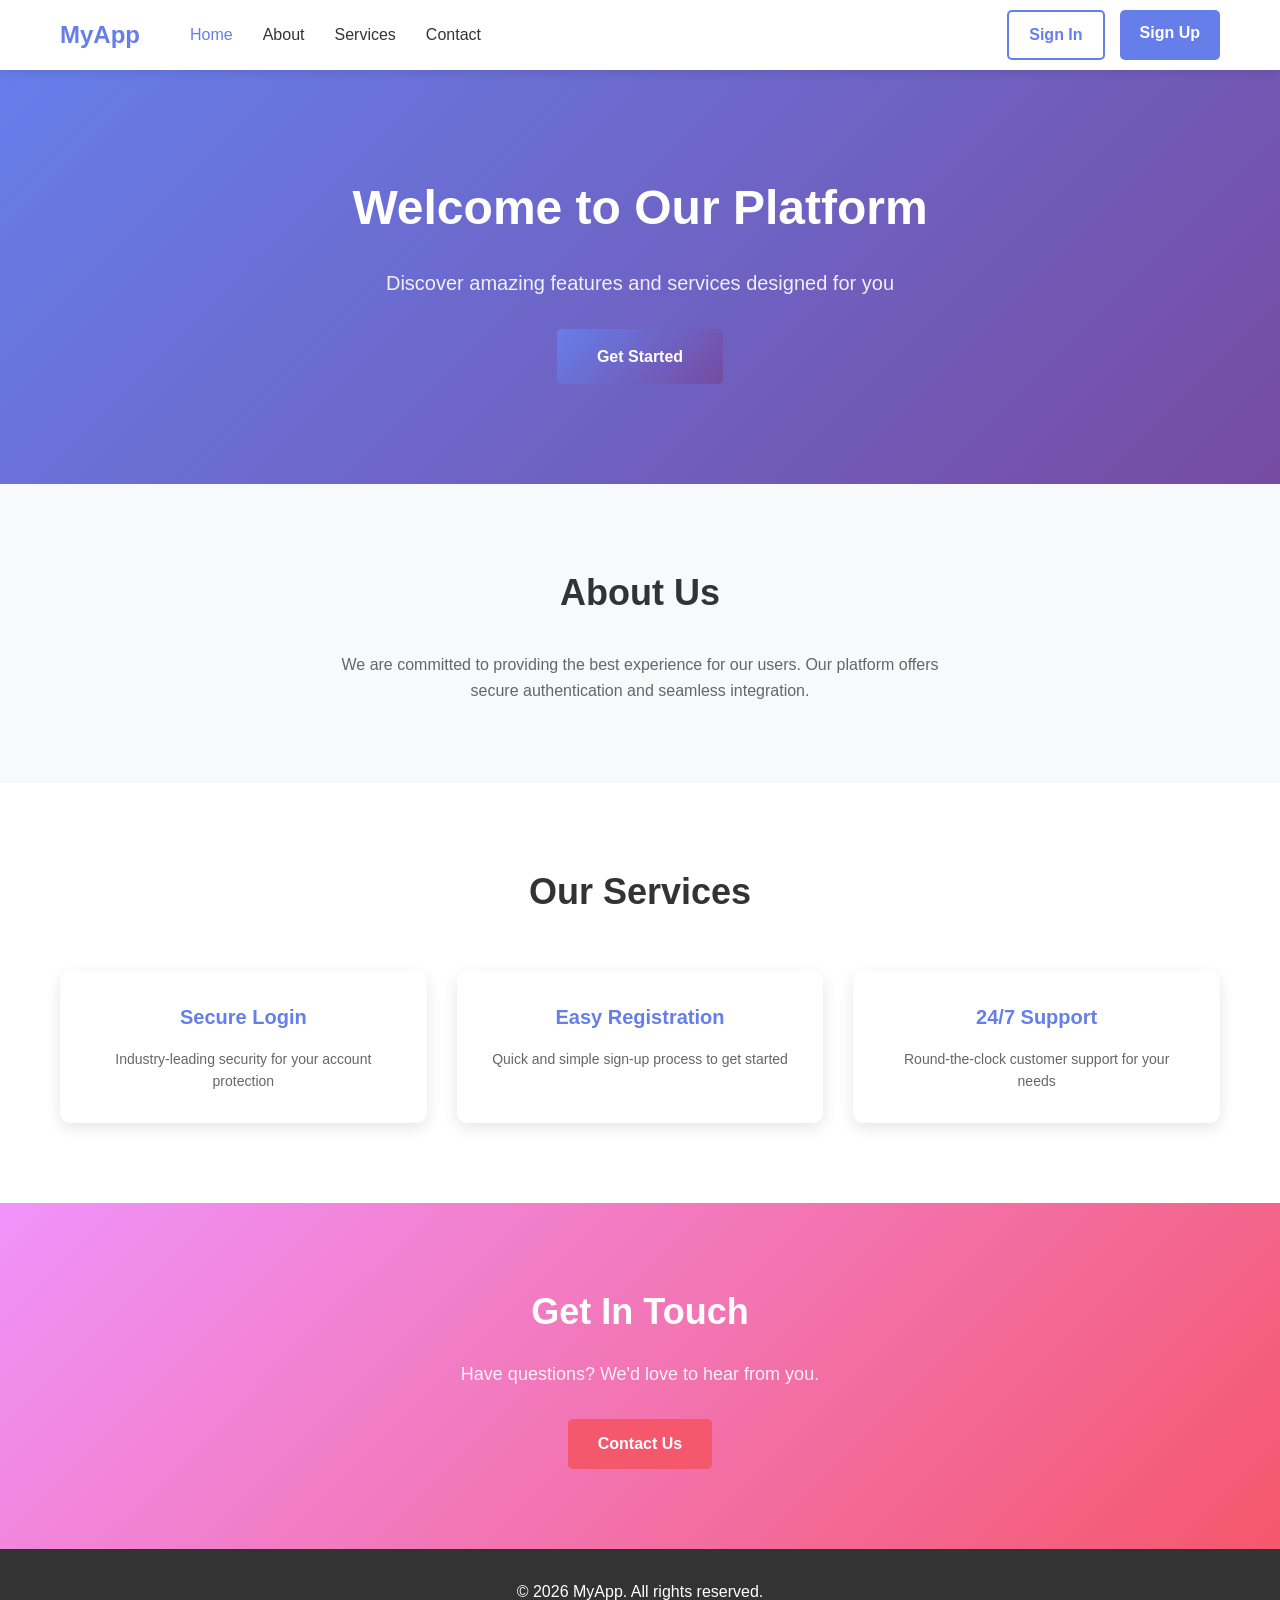
<file: Home/index.html>
<!DOCTYPE html>
<html lang="en">
<head>
    <meta charset="UTF-8">
    <meta name="viewport" content="width=device-width, initial-scale=1.0">
    <title>Home</title>
    <link rel="stylesheet" href="style.css">
</head>
<body>
    <nav class="navbar">
        <div class="navbar-container">
            <h1 class="logo">MyApp</h1>
            <ul class="nav-links">
                <li><a href="#home" class="active">Home</a></li>
                <li><a href="#about">About</a></li>
                <li><a href="#services">Services</a></li>
                <li><a href="#contact">Contact</a></li>
            </ul>
            <div class="auth-buttons">
                <a href="../Sign-in/index.html" class="btn btn-signin">Sign In</a>
                <a href="../Sign-up/index.html" class="btn btn-signup">Sign Up</a>
            </div>
        </div>
    </nav>

    <header class="hero">
        <div class="hero-content">
            <h2>Welcome to Our Platform</h2>
            <p>Discover amazing features and services designed for you</p>
            <a href="../Sign-up/index.html" class="btn btn-primary">Get Started</a>
        </div>
    </header>

    <section id="about" class="about">
        <div class="container">
            <h2>About Us</h2>
            <p>We are committed to providing the best experience for our users. Our platform offers secure authentication and seamless integration.</p>
        </div>
    </section>

    <section id="services" class="services">
        <div class="container">
            <h2>Our Services</h2>
            <div class="services-grid">
                <div class="service-card">
                    <h3>Secure Login</h3>
                    <p>Industry-leading security for your account protection</p>
                </div>
                <div class="service-card">
                    <h3>Easy Registration</h3>
                    <p>Quick and simple sign-up process to get started</p>
                </div>
                <div class="service-card">
                    <h3>24/7 Support</h3>
                    <p>Round-the-clock customer support for your needs</p>
                </div>
            </div>
        </div>
    </section>

    <section id="contact" class="contact">
        <div class="container">
            <h2>Get In Touch</h2>
            <p>Have questions? We'd love to hear from you.</p>
            <a href="mailto:info@myapp.com" class="btn btn-secondary">Contact Us</a>
        </div>
    </section>

    <footer class="footer">
        <div class="container">
            <p>&copy; 2026 MyApp. All rights reserved.</p>
        </div>
    </footer>
</body>
</html>
</file>
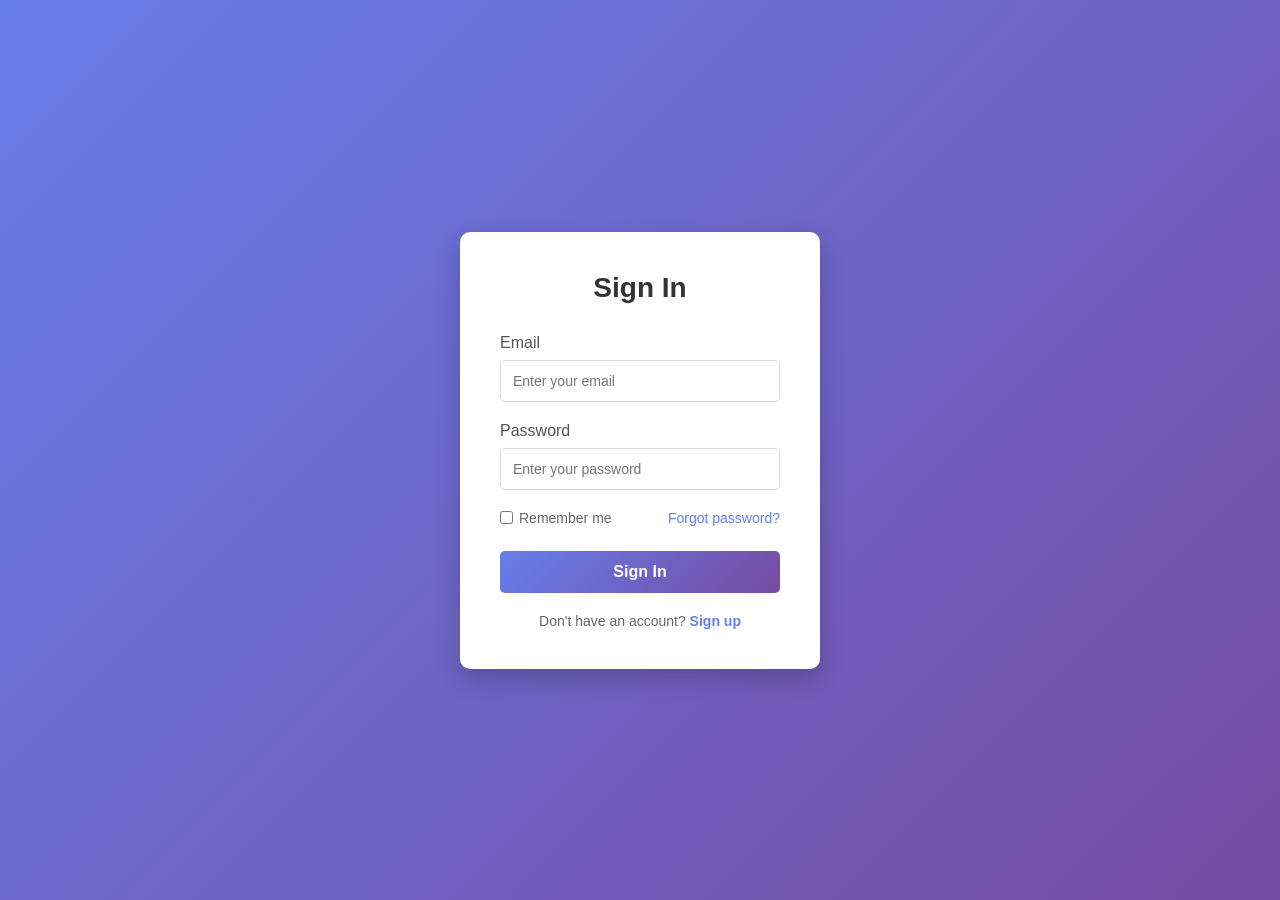
<file: Sign-in/index.html>
<!DOCTYPE html>
<html lang="en">
<head>
    <meta charset="UTF-8">
    <meta name="viewport" content="width=device-width, initial-scale=1.0">
    <title>Sign In</title>
    <link rel="stylesheet" href="style.css">
</head>
<body>
    <div class="container">
        <div class="sign-in-box">
            <h1>Sign In</h1>
            <form>
                <div class="form-group">
                    <label for="email">Email</label>
                    <input type="email" id="email" name="email" placeholder="Enter your email" required>
                </div>
                <div class="form-group">
                    <label for="password">Password</label>
                    <input type="password" id="password" name="password" placeholder="Enter your password" required>
                </div>
                <div class="remember-forgot">
                    <label>
                        <input type="checkbox" name="remember"> Remember me
                    </label>
                    <a href="#">Forgot password?</a>
                </div>
                <button type="submit" class="sign-in-btn">Sign In</button>
            </form>
            <div class="sign-up-link">
                Don't have an account? <a href="#">Sign up</a>
            </div>
        </div>
    </div>
</body>
</html>
</file>
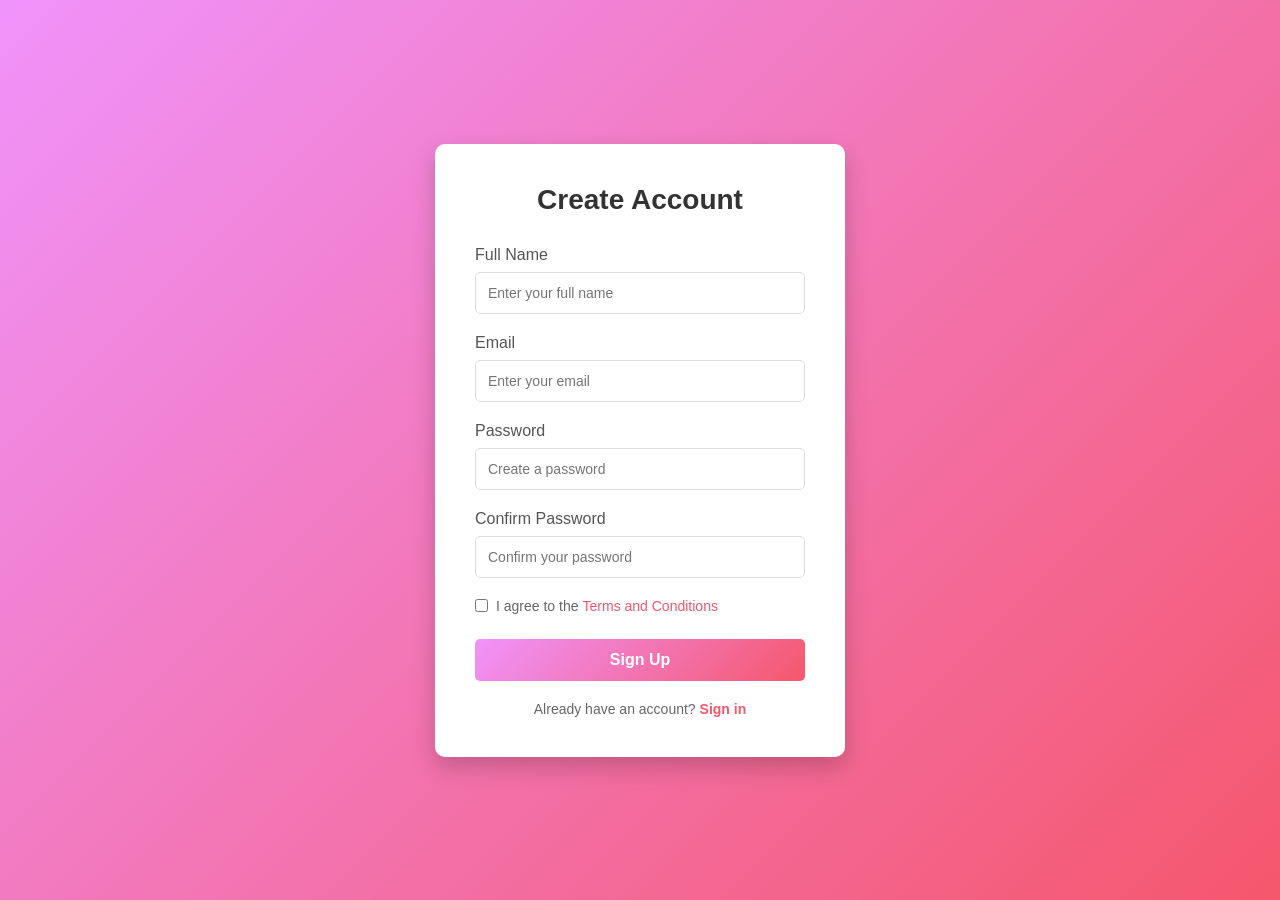
<file: Sign-up/index.html>
<!DOCTYPE html>
<html lang="en">
<head>
    <meta charset="UTF-8">
    <meta name="viewport" content="width=device-width, initial-scale=1.0">
    <title>Sign Up</title>
    <link rel="stylesheet" href="style.css">
</head>
<body>
    <div class="container">
        <div class="sign-up-box">
            <h1>Create Account</h1>
            <form>
                <div class="form-group">
                    <label for="fullname">Full Name</label>
                    <input type="text" id="fullname" name="fullname" placeholder="Enter your full name" required>
                </div>
                <div class="form-group">
                    <label for="email">Email</label>
                    <input type="email" id="email" name="email" placeholder="Enter your email" required>
                </div>
                <div class="form-group">
                    <label for="password">Password</label>
                    <input type="password" id="password" name="password" placeholder="Create a password" required>
                </div>
                <div class="form-group">
                    <label for="confirm-password">Confirm Password</label>
                    <input type="password" id="confirm-password" name="confirm-password" placeholder="Confirm your password" required>
                </div>
                <div class="terms">
                    <label>
                        <input type="checkbox" name="terms" required> I agree to the <a href="#">Terms and Conditions</a>
                    </label>
                </div>
                <button type="submit" class="sign-up-btn">Sign Up</button>
            </form>
            <div class="sign-in-link">
                Already have an account? <a href="#">Sign in</a>
            </div>
        </div>
    </div>
</body>
</html>
</file>
<file: Home/style.css>
* {
    margin: 0;
    padding: 0;
    box-sizing: border-box;
}

html {
    scroll-behavior: smooth;
}

body {
    font-family: 'Segoe UI', Tahoma, Geneva, Verdana, sans-serif;
    color: #333;
    line-height: 1.6;
}

.container {
    max-width: 1200px;
    margin: 0 auto;
    padding: 0 20px;
}

/* Navbar */
.navbar {
    background: white;
    box-shadow: 0 2px 10px rgba(0, 0, 0, 0.1);
    position: sticky;
    top: 0;
    z-index: 100;
}

.navbar-container {
    max-width: 1200px;
    margin: 0 auto;
    padding: 0 20px;
    display: flex;
    justify-content: space-between;
    align-items: center;
    height: 70px;
}

.logo {
    font-size: 24px;
    font-weight: bold;
    color: #667eea;
}

.nav-links {
    display: flex;
    list-style: none;
    gap: 30px;
    flex: 1;
    margin-left: 50px;
}

.nav-links a {
    text-decoration: none;
    color: #333;
    font-weight: 500;
    transition: color 0.3s;
}

.nav-links a:hover,
.nav-links a.active {
    color: #667eea;
}

.auth-buttons {
    display: flex;
    gap: 15px;
}

/* Buttons */
.btn {
    display: inline-block;
    padding: 10px 20px;
    border-radius: 5px;
    text-decoration: none;
    font-weight: 600;
    transition: all 0.3s;
    border: none;
    cursor: pointer;
    text-align: center;
}

.btn-signin {
    color: #667eea;
    border: 2px solid #667eea;
    background: transparent;
}

.btn-signin:hover {
    background: #667eea;
    color: white;
}

.btn-signup {
    background: #667eea;
    color: white;
}

.btn-signup:hover {
    background: #764ba2;
    box-shadow: 0 5px 15px rgba(102, 126, 234, 0.4);
}

.btn-primary {
    background: linear-gradient(135deg, #667eea 0%, #764ba2 100%);
    color: white;
    padding: 15px 40px;
    font-size: 16px;
}

.btn-primary:hover {
    transform: translateY(-2px);
    box-shadow: 0 10px 25px rgba(102, 126, 234, 0.4);
}

.btn-secondary {
    background: #f5576c;
    color: white;
    padding: 12px 30px;
}

.btn-secondary:hover {
    background: #f093fb;
    box-shadow: 0 5px 15px rgba(245, 87, 108, 0.4);
}

/* Hero Section */
.hero {
    background: linear-gradient(135deg, #667eea 0%, #764ba2 100%);
    color: white;
    padding: 100px 20px;
    text-align: center;
}

.hero-content h2 {
    font-size: 48px;
    margin-bottom: 20px;
}

.hero-content p {
    font-size: 20px;
    margin-bottom: 30px;
    opacity: 0.9;
}

/* About Section */
.about {
    padding: 80px 20px;
    background: #f8f9fa;
}

.about h2 {
    font-size: 36px;
    text-align: center;
    margin-bottom: 30px;
    color: #333;
}

.about p {
    font-size: 16px;
    text-align: center;
    max-width: 600px;
    margin: 0 auto;
    color: #666;
}

/* Services Section */
.services {
    padding: 80px 20px;
}

.services h2 {
    font-size: 36px;
    text-align: center;
    margin-bottom: 50px;
    color: #333;
}

.services-grid {
    display: grid;
    grid-template-columns: repeat(auto-fit, minmax(280px, 1fr));
    gap: 30px;
}

.service-card {
    background: white;
    padding: 30px;
    border-radius: 10px;
    box-shadow: 0 5px 15px rgba(0, 0, 0, 0.1);
    text-align: center;
    transition: transform 0.3s, box-shadow 0.3s;
}

.service-card:hover {
    transform: translateY(-5px);
    box-shadow: 0 10px 25px rgba(0, 0, 0, 0.15);
}

.service-card h3 {
    font-size: 20px;
    margin-bottom: 15px;
    color: #667eea;
}

.service-card p {
    color: #666;
    font-size: 14px;
}

/* Contact Section */
.contact {
    background: linear-gradient(135deg, #f093fb 0%, #f5576c 100%);
    color: white;
    padding: 80px 20px;
    text-align: center;
}

.contact h2 {
    font-size: 36px;
    margin-bottom: 20px;
}

.contact p {
    font-size: 18px;
    margin-bottom: 30px;
    opacity: 0.9;
}

/* Footer */
.footer {
    background: #333;
    color: white;
    padding: 30px 20px;
    text-align: center;
}

/* Responsive */
@media (max-width: 768px) {
    .navbar-container {
        flex-wrap: wrap;
        height: auto;
        padding: 15px 20px;
    }

    .nav-links {
        flex-basis: 100%;
        order: 3;
        gap: 15px;
        margin: 15px 0 0 0;
    }

    .auth-buttons {
        gap: 10px;
    }

    .btn-signin,
    .btn-signup {
        padding: 8px 15px;
        font-size: 14px;
    }

    .hero-content h2 {
        font-size: 32px;
    }

    .hero-content p {
        font-size: 16px;
    }

    .services-grid {
        grid-template-columns: 1fr;
    }
}

@media (max-width: 480px) {
    .logo {
        font-size: 20px;
    }

    .nav-links {
        gap: 10px;
        margin-left: 20px;
        font-size: 14px;
    }

    .hero-content h2 {
        font-size: 24px;
    }

    .services-grid {
        gap: 20px;
    }
}
</file>
<file: Sign-in/style.css>
* {
    margin: 0;
    padding: 0;
    box-sizing: border-box;
}

body {
    font-family: 'Segoe UI', Tahoma, Geneva, Verdana, sans-serif;
    background: linear-gradient(135deg, #667eea 0%, #764ba2 100%);
    min-height: 100vh;
    display: flex;
    justify-content: center;
    align-items: center;
}

.container {
    width: 100%;
    max-width: 400px;
    padding: 20px;
}

.sign-in-box {
    background: white;
    padding: 40px;
    border-radius: 10px;
    box-shadow: 0 10px 25px rgba(0, 0, 0, 0.2);
}

.sign-in-box h1 {
    text-align: center;
    color: #333;
    margin-bottom: 30px;
    font-size: 28px;
}

.form-group {
    margin-bottom: 20px;
}

.form-group label {
    display: block;
    margin-bottom: 8px;
    color: #555;
    font-weight: 500;
}

.form-group input[type="email"],
.form-group input[type="password"] {
    width: 100%;
    padding: 12px;
    border: 1px solid #ddd;
    border-radius: 5px;
    font-size: 14px;
    transition: border-color 0.3s;
}

.form-group input[type="email"]:focus,
.form-group input[type="password"]:focus {
    outline: none;
    border-color: #667eea;
    box-shadow: 0 0 5px rgba(102, 126, 234, 0.3);
}

.remember-forgot {
    display: flex;
    justify-content: space-between;
    align-items: center;
    margin-bottom: 25px;
    font-size: 14px;
}

.remember-forgot label {
    display: flex;
    align-items: center;
    color: #666;
    margin: 0;
}

.remember-forgot input[type="checkbox"] {
    margin-right: 6px;
    cursor: pointer;
}

.remember-forgot a {
    color: #667eea;
    text-decoration: none;
    transition: color 0.3s;
}

.remember-forgot a:hover {
    color: #764ba2;
}

.sign-in-btn {
    width: 100%;
    padding: 12px;
    background: linear-gradient(135deg, #667eea 0%, #764ba2 100%);
    color: white;
    border: none;
    border-radius: 5px;
    font-size: 16px;
    font-weight: 600;
    cursor: pointer;
    transition: transform 0.2s, box-shadow 0.2s;
}

.sign-in-btn:hover {
    transform: translateY(-2px);
    box-shadow: 0 5px 15px rgba(102, 126, 234, 0.4);
}

.sign-in-btn:active {
    transform: translateY(0);
}

.sign-up-link {
    text-align: center;
    margin-top: 20px;
    color: #666;
    font-size: 14px;
}

.sign-up-link a {
    color: #667eea;
    text-decoration: none;
    font-weight: 600;
    transition: color 0.3s;
}

.sign-up-link a:hover {
    color: #764ba2;
}

@media (max-width: 480px) {
    .sign-in-box {
        padding: 30px 20px;
    }
    
    .sign-in-box h1 {
        font-size: 24px;
    }
    
    .remember-forgot {
        flex-direction: column;
        align-items: flex-start;
        gap: 10px;
    }
}
</file>
<file: Sign-up/style.css>
* {
    margin: 0;
    padding: 0;
    box-sizing: border-box;
}

body {
    font-family: 'Segoe UI', Tahoma, Geneva, Verdana, sans-serif;
    background: linear-gradient(135deg, #f093fb 0%, #f5576c 100%);
    min-height: 100vh;
    display: flex;
    justify-content: center;
    align-items: center;
}

.container {
    width: 100%;
    max-width: 450px;
    padding: 20px;
}

.sign-up-box {
    background: white;
    padding: 40px;
    border-radius: 10px;
    box-shadow: 0 10px 25px rgba(0, 0, 0, 0.2);
}

.sign-up-box h1 {
    text-align: center;
    color: #333;
    margin-bottom: 30px;
    font-size: 28px;
}

.form-group {
    margin-bottom: 20px;
}

.form-group label {
    display: block;
    margin-bottom: 8px;
    color: #555;
    font-weight: 500;
}

.form-group input[type="text"],
.form-group input[type="email"],
.form-group input[type="password"] {
    width: 100%;
    padding: 12px;
    border: 1px solid #ddd;
    border-radius: 5px;
    font-size: 14px;
    transition: border-color 0.3s;
}

.form-group input[type="text"]:focus,
.form-group input[type="email"]:focus,
.form-group input[type="password"]:focus {
    outline: none;
    border-color: #f5576c;
    box-shadow: 0 0 5px rgba(245, 87, 108, 0.3);
}

.terms {
    margin-bottom: 25px;
    font-size: 14px;
}

.terms label {
    display: flex;
    align-items: center;
    color: #666;
    margin: 0;
    font-weight: normal;
}

.terms input[type="checkbox"] {
    margin-right: 8px;
    cursor: pointer;
}

.terms a {
    color: #f5576c;
    text-decoration: none;
    margin-left: 4px;
    transition: color 0.3s;
}

.terms a:hover {
    color: #f093fb;
}

.sign-up-btn {
    width: 100%;
    padding: 12px;
    background: linear-gradient(135deg, #f093fb 0%, #f5576c 100%);
    color: white;
    border: none;
    border-radius: 5px;
    font-size: 16px;
    font-weight: 600;
    cursor: pointer;
    transition: transform 0.2s, box-shadow 0.2s;
}

.sign-up-btn:hover {
    transform: translateY(-2px);
    box-shadow: 0 5px 15px rgba(245, 87, 108, 0.4);
}

.sign-up-btn:active {
    transform: translateY(0);
}

.sign-in-link {
    text-align: center;
    margin-top: 20px;
    color: #666;
    font-size: 14px;
}

.sign-in-link a {
    color: #f5576c;
    text-decoration: none;
    font-weight: 600;
    transition: color 0.3s;
}

.sign-in-link a:hover {
    color: #f093fb;
}

@media (max-width: 480px) {
    .sign-up-box {
        padding: 30px 20px;
    }
    
    .sign-up-box h1 {
        font-size: 24px;
    }
}
</file>
